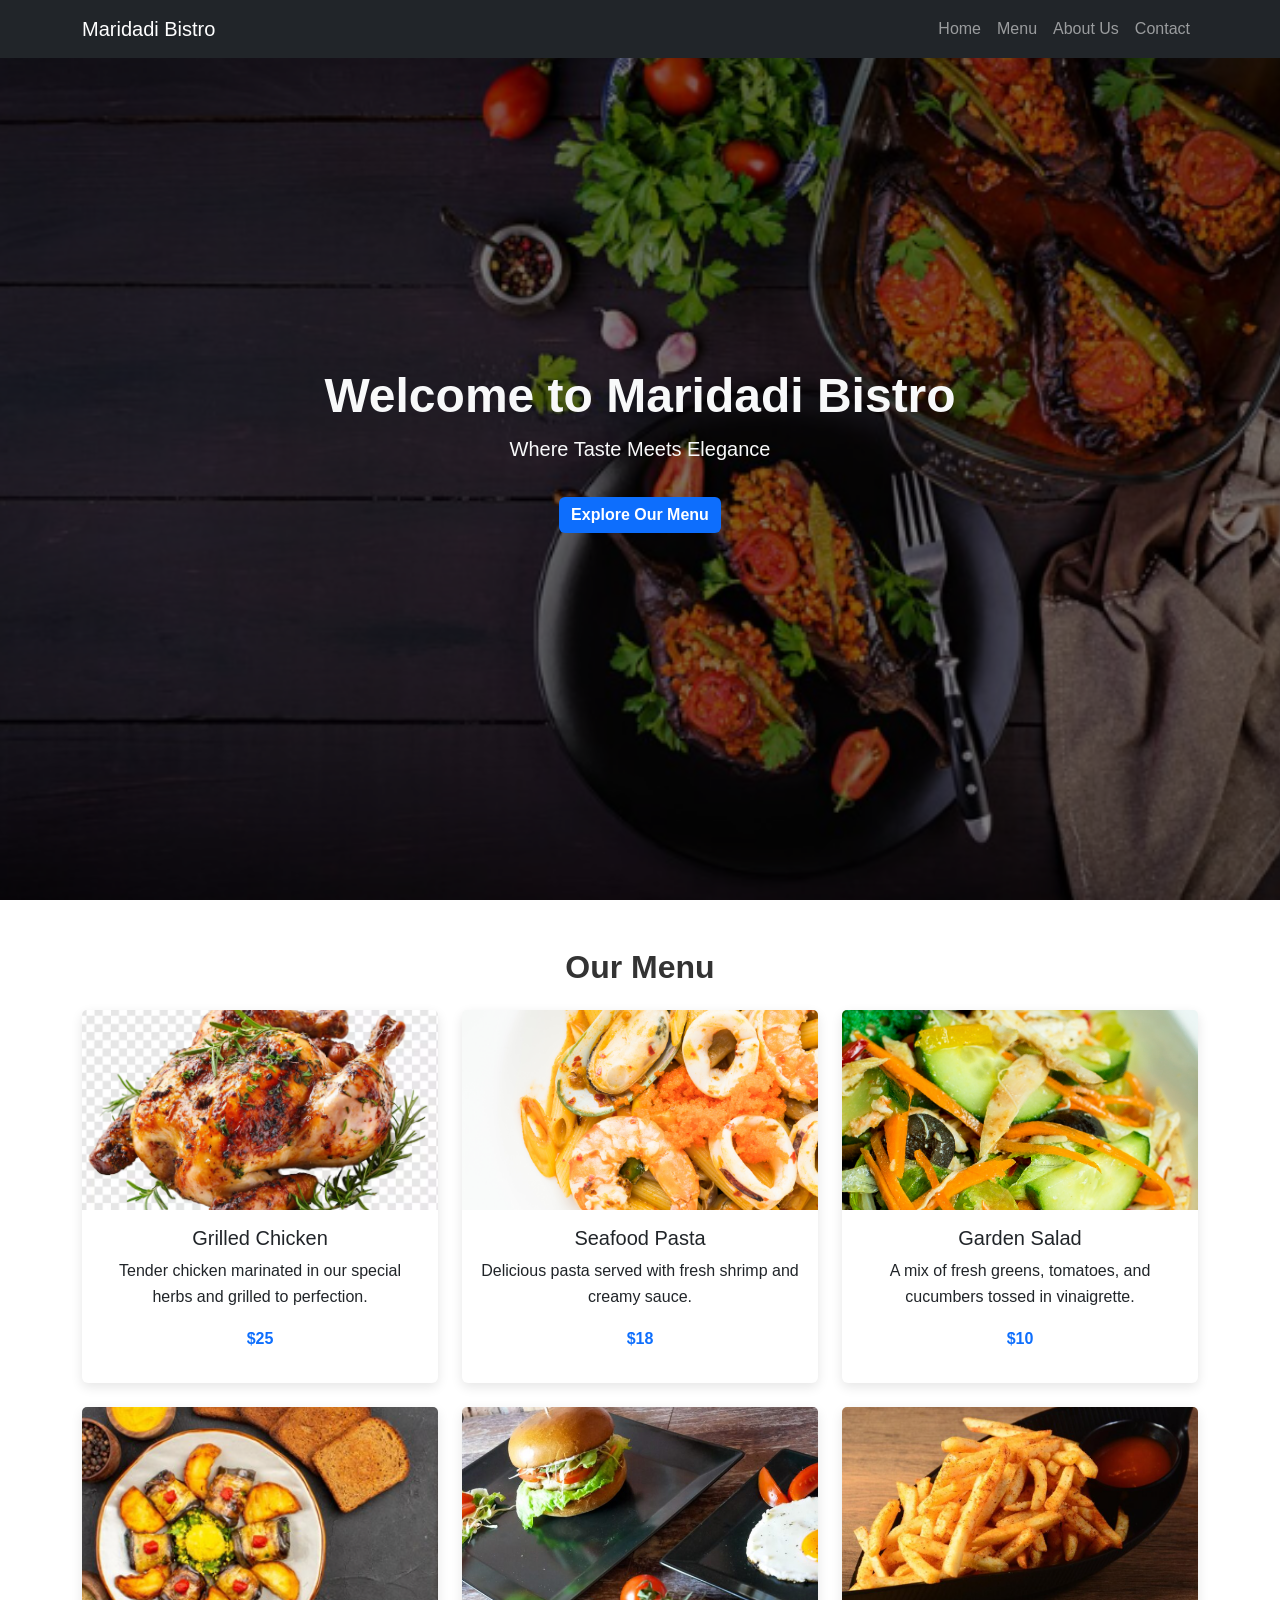
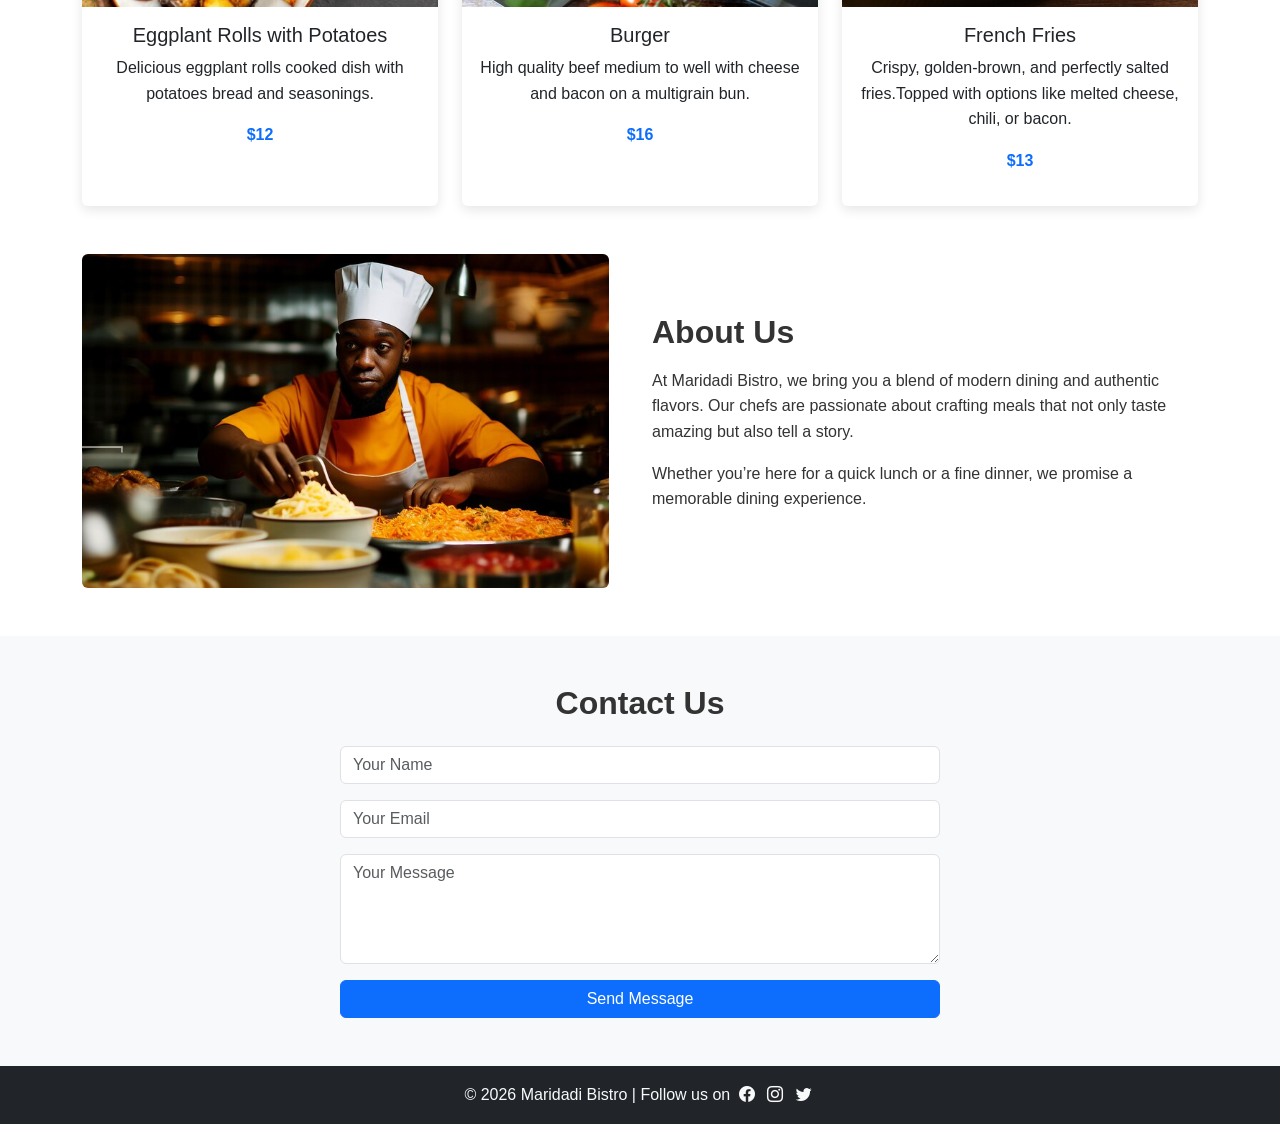
<file: fictional-restaurant/index.html>
<!DOCTYPE html>
<html lang="en">
  <head>
    <meta charset="UTF-8" />
    <meta name="viewport" content="width=device-width, initial-scale=1.0" />
    <title>Maridadi Bistro</title>

    <!-- Bootstrap CSS -->
    <link
      href="https://cdn.jsdelivr.net/npm/bootstrap@5.3.3/dist/css/bootstrap.min.css"
      rel="stylesheet"
    />

    <!-- Bootstrap Icons -->
    <link
      href="https://cdn.jsdelivr.net/npm/bootstrap-icons@1.11.1/font/bootstrap-icons.css"
      rel="stylesheet"
    />

    <!-- Custom CSS -->
    <link rel="stylesheet" href="./styles/main.css" />
  </head>
  <body>
    <!-- NAVBAR -->
    <nav class="navbar navbar-expand-lg navbar-dark bg-dark fixed-top">
      <div class="container">
        <a class="navbar-brand" href="#">Maridadi Bistro</a>
        <button
          class="navbar-toggler"
          type="button"
          data-bs-toggle="collapse"
          data-bs-target="#navbarNav"
        >
          <span class="navbar-toggler-icon"></span>
        </button>
        <div class="collapse navbar-collapse" id="navbarNav">
          <ul class="navbar-nav ms-auto">
            <li class="nav-item"><a class="nav-link" href="#home">Home</a></li>
            <li class="nav-item"><a class="nav-link" href="#menu">Menu</a></li>
            <li class="nav-item">
              <a class="nav-link" href="#about">About Us</a>
            </li>
            <li class="nav-item">
              <a class="nav-link" href="#contact">Contact</a>
            </li>
          </ul>
        </div>
      </div>
    </nav>

    <!-- HERO SECTION -->
    <section
      id="home"
      class="hero-section d-flex align-items-center justify-content-center text-center text-light"
    >
      <div class="overlay"></div>
      <div class="content">
        <h1 class="display-4 fw-bold">Welcome to Maridadi Bistro</h1>
        <p class="lead">Where Taste Meets Elegance</p>
        <a href="#menu" class="btn btn-primary mt-3">Explore Our Menu</a>
      </div>
    </section>

    <!-- MENU SECTION -->
    <section id="menu" class="container my-5 text-center">
      <h2 class="mb-4 fw-bold">Our Menu</h2>
      <div class="row g-4">
        <div class="col-md-4">
          <div class="card h-100">
            <img
              src="./images/grilled-chicken.png"
              class="card-img-top"
              alt="Dish 1"
            />
            <div class="card-body">
              <h5 class="card-title">Grilled Chicken</h5>
              <p class="card-text">
                Tender chicken marinated in our special herbs and grilled to
                perfection.
              </p>
              <p class="fw-bold text-primary">$25</p>
            </div>
          </div>
        </div>
        <div class="col-md-4">
          <div class="card h-100">
            <img
              src="./images/seafood-pasta.jpg"
              class="card-img-top"
              alt="Dish 2"
            />
            <div class="card-body">
              <h5 class="card-title">Seafood Pasta</h5>
              <p class="card-text">
                Delicious pasta served with fresh shrimp and creamy sauce.
              </p>
              <p class="fw-bold text-primary">$18</p>
            </div>
          </div>
        </div>
        <div class="col-md-4">
          <div class="card h-100">
            <img
              src="./images/green-salad.jpg"
              class="card-img-top"
              alt="Dish 3"
            />
            <div class="card-body">
              <h5 class="card-title">Garden Salad</h5>
              <p class="card-text">
                A mix of fresh greens, tomatoes, and cucumbers tossed in
                vinaigrette.
              </p>
              <p class="fw-bold text-primary">$10</p>
            </div>
          </div>
        </div>
        <div class="col-md-4">
          <div class="card h-100">
            <img
              src="./images/eggplant roll.png"
              class="card-img-top"
              alt="Dish 3"
            />
            <div class="card-body">
              <h5 class="card-title">Eggplant Rolls with Potatoes</h5>
              <p class="card-text">
                Delicious eggplant rolls cooked dish with potatoes bread and
                seasonings.
              </p>
              <p class="fw-bold text-primary">$12</p>
            </div>
          </div>
        </div>
        <div class="col-md-4">
          <div class="card h-100">
            <img src="./images/burger.png" class="card-img-top" alt="Dish 3" />
            <div class="card-body">
              <h5 class="card-title">Burger</h5>
              <p class="card-text">
                High quality beef medium to well with cheese and bacon on a
                multigrain bun.
              </p>
              <p class="fw-bold text-primary">$16</p>
            </div>
          </div>
        </div>
        <div class="col-md-4">
          <div class="card h-100">
            <img src="./images/fries.png" class="card-img-top" alt="Dish 3" />
            <div class="card-body">
              <h5 class="card-title">French Fries</h5>
              <p class="card-text">
                Crispy, golden-brown, and perfectly salted fries.Topped with
                options like melted cheese, chili, or bacon.
              </p>
              <p class="fw-bold text-primary">$13</p>
            </div>
          </div>
        </div>
      </div>
    </section>

    <!-- ABOUT US SECTION -->
    <section id="about" class="container my-5">
      <div class="row align-items-center">
        <div class="col-md-6 mb-4 mb-md-0">
          <img src="./images/restaurant.png" class="img-fluid rounded" alt="Our Chef" />
        </div>
        <div class="col-md-6">
          <h2 class="fw-bold mb-3">About Us</h2>
          <p>
            At Maridadi Bistro, we bring you a blend of modern dining and
            authentic flavors. Our chefs are passionate about crafting meals
            that not only taste amazing but also tell a story.
          </p>
          <p>
            Whether you’re here for a quick lunch or a fine dinner, we promise a
            memorable dining experience.
          </p>
        </div>
      </div>
    </section>

    <!-- CONTACT SECTION -->
    <section id="contact" class="contact-section bg-light py-5">
      <div class="container">
        <h2 class="text-center mb-4 fw-bold">Contact Us</h2>
        <form class="mx-auto" style="max-width: 600px">
          <div class="mb-3">
            <input
              type="text"
              class="form-control"
              placeholder="Your Name"
              required
            />
          </div>
          <div class="mb-3">
            <input
              type="email"
              class="form-control"
              placeholder="Your Email"
              required
            />
          </div>
          <div class="mb-3">
            <textarea
              class="form-control"
              rows="4"
              placeholder="Your Message"
              required
            ></textarea>
          </div>
          <button type="submit" class="btn btn-primary w-100">
            Send Message
          </button>
        </form>
      </div>
    </section>

    <!-- FOOTER -->
    <footer class="bg-dark text-light text-center py-3">
      <p class="mb-0">
        © 2026 Maridadi Bistro | Follow us on
        <i class="bi bi-facebook mx-1"></i>
        <i class="bi bi-instagram mx-1"></i>
        <i class="bi bi-twitter mx-1"></i>
      </p>
    </footer>

    <!-- Bootstrap JS -->
    <script src="https://cdn.jsdelivr.net/npm/bootstrap@5.3.3/dist/js/bootstrap.bundle.min.js"></script>
  </body>
</html>
</file>
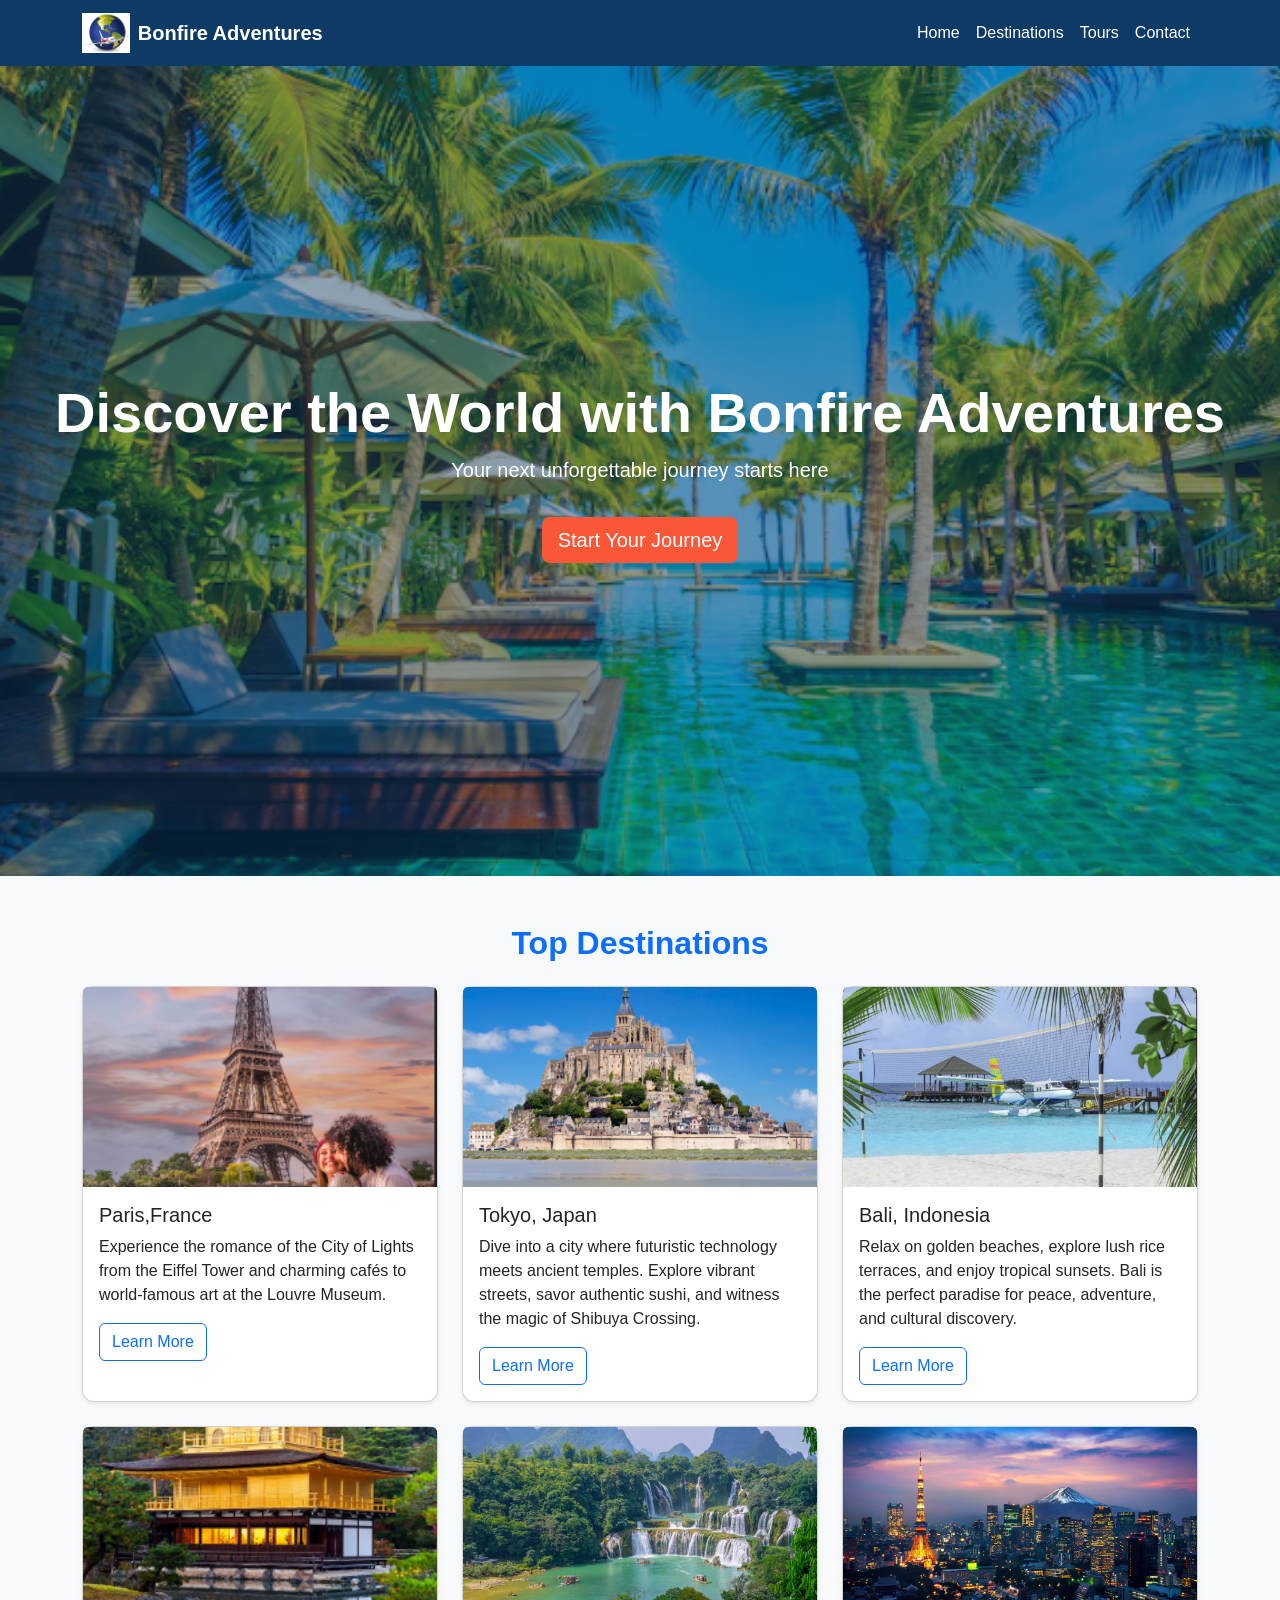
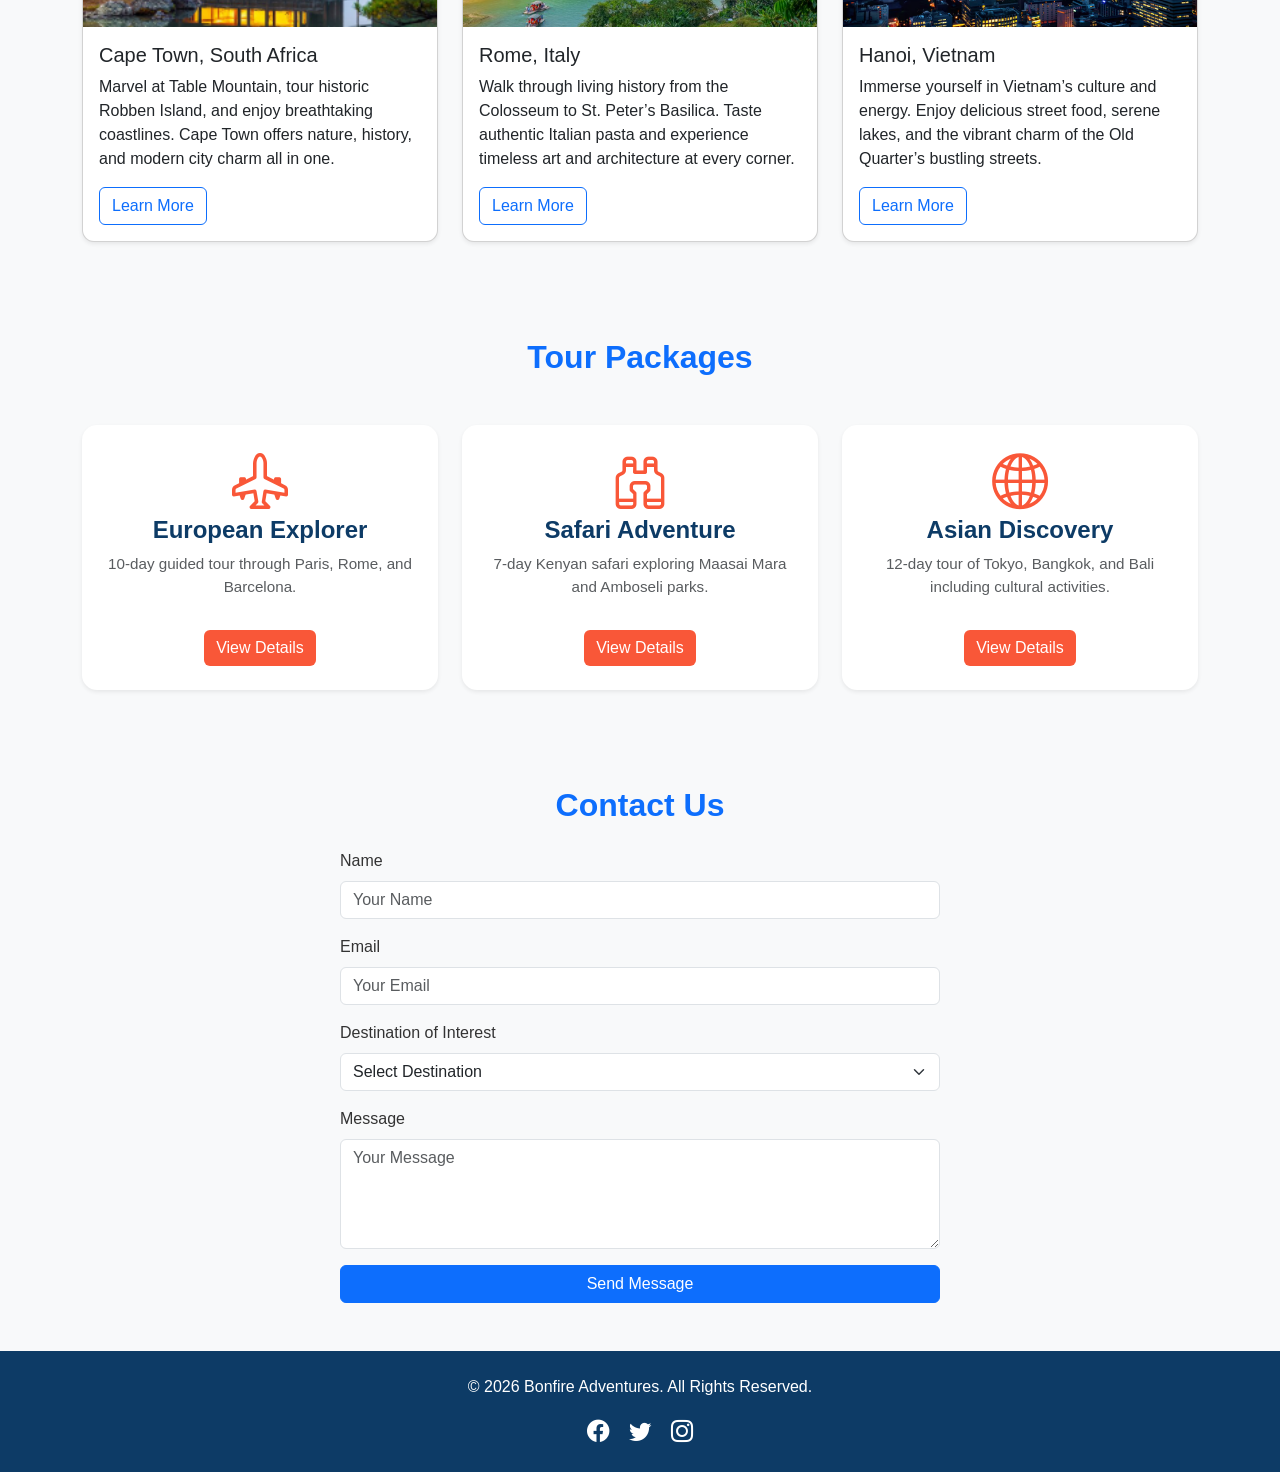
<file: travel-agency/index.html>
<!DOCTYPE html>
<html lang="en">
  <head>
    <meta charset="UTF-8" />
    <meta name="viewport" content="width=device-width, initial-scale=1.0" />
    <title>Bonfire Adventures</title>

    <!-- Bootstrap CSS -->
    <link
      href="https://cdn.jsdelivr.net/npm/bootstrap@5.3.3/dist/css/bootstrap.min.css"
      rel="stylesheet"
    />

    <!-- Bootstrap Icons -->
    <link
      href="https://cdn.jsdelivr.net/npm/bootstrap-icons@1.11.3/font/bootstrap-icons.css"
      rel="stylesheet"
    />

    <!-- Custom CSS -->
    <link rel="stylesheet" href="./styles/main.css" />
  </head>
  <body>
    <!-- Navbar -->
    <nav class="navbar navbar-expand-lg navbar-dark bg-primary shadow-sm">
      <div class="container">
        <a class="navbar-brand d-flex align-items-center fw-bold" href="#">
          <img
            src="images/logo.png"
            alt="Bonfire Adventures Logo"
            class="me-2"
            style="height: 40px; width: auto"
          />
          Bonfire Adventures
        </a>
        <button
          class="navbar-toggler"
          type="button"
          data-bs-toggle="collapse"
          data-bs-target="#navbarNav"
        >
          <span class="navbar-toggler-icon"></span>
        </button>
        <div class="collapse navbar-collapse" id="navbarNav">
          <ul class="navbar-nav ms-auto">
            <li class="nav-item">
              <a class="nav-link active" href="#">Home</a>
            </li>
            <li class="nav-item">
              <a class="nav-link" href="#destinations">Destinations</a>
            </li>
            <li class="nav-item">
              <a class="nav-link" href="#tours">Tours</a>
            </li>
            <li class="nav-item">
              <a class="nav-link" href="#contact">Contact</a>
            </li>
          </ul>
        </div>
      </div>
    </nav>

    <!-- Hero Section -->
    <header
      class="hero d-flex align-items-center justify-content-center text-center text-white"
    >
      <div class="hero-content">
        <h1 class="display-4 fw-bold">
          Discover the World with Bonfire Adventures
        </h1>
        <p class="lead">Your next unforgettable journey starts here</p>
        <a href="#destinations" class="btn btn-accent btn-lg mt-3"
          >Start Your Journey</a
        >
      </div>
    </header>

    <!-- Destinations Section -->
    <section id="destinations" class="py-5 bg-light">
      <div class="container">
        <h2 class="text-center mb-4 fw-bold text-primary">Top Destinations</h2>
        <div class="row g-4">
          <div class="col-md-4">
            <div class="card h-100 shadow-sm">
              <img
                src="images/paris.png"
                class="card-img-top"
                alt="Destination 1"
              />
              <div class="card-body">
                <h5 class="card-title">Paris,France</h5>
                <p class="card-text">
                  Experience the romance of the City of Lights from the Eiffel
                  Tower and charming cafés to world-famous art at the Louvre
                  Museum.
                </p>
                <a href="#" class="btn btn-outline-primary">Learn More</a>
              </div>
            </div>
          </div>
          <div class="col-md-4">
            <div class="card h-100 shadow-sm">
              <img
                src="images/france.png"
                class="card-img-top"
                alt="Destination 1"
              />
              <div class="card-body">
                <h5 class="card-title">Tokyo, Japan</h5>
                <p class="card-text">
                  Dive into a city where futuristic technology meets ancient
                  temples. Explore vibrant streets, savor authentic sushi, and
                  witness the magic of Shibuya Crossing.
                </p>
                <a href="#" class="btn btn-outline-primary">Learn More</a>
              </div>
            </div>
          </div>
          <div class="col-md-4">
            <div class="card h-100 shadow-sm">
              <img
                src="images/maldives.png"
                class="card-img-top"
                alt="Destination 2"
              />
              <div class="card-body">
                <h5 class="card-title">Bali, Indonesia</h5>
                <p class="card-text">
                  Relax on golden beaches, explore lush rice terraces, and enjoy
                  tropical sunsets. Bali is the perfect paradise for peace,
                  adventure, and cultural discovery.
                </p>
                <a href="#" class="btn btn-outline-primary">Learn More</a>
              </div>
            </div>
          </div>
          <div class="col-md-4">
            <div class="card h-100 shadow-sm">
              <img
                src="images/japan.png"
                class="card-img-top"
                alt="Destination 1"
              />
              <div class="card-body">
                <h5 class="card-title">Cape Town, South Africa</h5>
                <p class="card-text">
                  Marvel at Table Mountain, tour historic Robben Island, and
                  enjoy breathtaking coastlines. Cape Town offers nature,
                  history, and modern city charm all in one.
                </p>
                <a href="#" class="btn btn-outline-primary">Learn More</a>
              </div>
            </div>
          </div>
          <div class="col-md-4">
            <div class="card h-100 shadow-sm">
              <img
                src="images/vietnam.png"
                class="card-img-top"
                alt="Destination 1"
              />
              <div class="card-body">
                <h5 class="card-title">Rome, Italy</h5>
                <p class="card-text">
                  Walk through living history from the Colosseum to St. Peter’s
                  Basilica. Taste authentic Italian pasta and experience
                  timeless art and architecture at every corner.
                </p>
                <a href="#" class="btn btn-outline-primary">Learn More</a>
              </div>
            </div>
          </div>
          <div class="col-md-4">
            <div class="card h-100 shadow-sm">
              <img
                src="images/tokyo.png"
                class="card-img-top"
                alt="Destination 3"
              />
              <div class="card-body">
                <h5 class="card-title">Hanoi, Vietnam</h5>
                <p class="card-text">
                  Immerse yourself in Vietnam’s culture and energy. Enjoy
                  delicious street food, serene lakes, and the vibrant charm of
                  the Old Quarter’s bustling streets.
                </p>
                <a href="#" class="btn btn-outline-primary">Learn More</a>
              </div>
            </div>
          </div>
        </div>
      </div>
    </section>

    <!-- Tours Section -->
    <section id="tours" class="py-5 bg-light">
      <div class="container">
        <h2 class="fw-bold text-center mb-5 text-primary">Tour Packages</h2>
        <div class="row g-4">
          <!-- Tour Card 1 -->
          <div class="col-md-4">
            <div class="tour-card shadow-sm p-4 text-center h-100">
              <i class="bi bi-airplane-engines display-4 text-accent mb-3"></i>
              <h4 class="fw-bold mb-2">European Explorer</h4>
              <p class="text-muted">
                10-day guided tour through Paris, Rome, and Barcelona.
              </p>
              <a href="#" class="btn btn-accent mt-3">View Details</a>
            </div>
          </div>

          <!-- Tour Card 2 -->
          <div class="col-md-4">
            <div class="tour-card shadow-sm p-4 text-center h-100">
              <i class="bi bi-binoculars display-4 text-accent mb-3"></i>
              <h4 class="fw-bold mb-2">Safari Adventure</h4>
              <p class="text-muted">
                7-day Kenyan safari exploring Maasai Mara and Amboseli parks.
              </p>
              <a href="#" class="btn btn-accent mt-3">View Details</a>
            </div>
          </div>

          <!-- Tour Card 3 -->
          <div class="col-md-4">
            <div class="tour-card shadow-sm p-4 text-center h-100">
              <i class="bi bi-globe2 display-4 text-accent mb-3"></i>
              <h4 class="fw-bold mb-2">Asian Discovery</h4>
              <p class="text-muted">
                12-day tour of Tokyo, Bangkok, and Bali including cultural
                activities.
              </p>
              <a href="#" class="btn btn-accent mt-3">View Details</a>
            </div>
          </div>
        </div>
      </div>
    </section>

    <!-- Contact Form -->
    <section id="contact" class="py-5 bg-light">
      <div class="container">
        <h2 class="text-center mb-4 fw-bold text-primary">Contact Us</h2>
        <form class="mx-auto" style="max-width: 600px">
          <div class="mb-3">
            <label for="name" class="form-label">Name</label>
            <input
              type="text"
              class="form-control"
              id="name"
              placeholder="Your Name"
            />
          </div>
          <div class="mb-3">
            <label for="email" class="form-label">Email</label>
            <input
              type="email"
              class="form-control"
              id="email"
              placeholder="Your Email"
            />
          </div>
          <div class="mb-3">
            <label for="destination" class="form-label"
              >Destination of Interest</label
            >
            <select class="form-select" id="destination">
              <option selected>Select Destination</option>
              <option value="paris">Paris</option>
              <option value="tokyo">Tokyo</option>
              <option value="bali">Bali</option>
              <option value="capetown">CapeTown</option>
              <option value="rome">Rome</option>
              <option value="hanoi">Hanoi</option>
            </select>
          </div>
          <div class="mb-3">
            <label for="message" class="form-label">Message</label>
            <textarea
              class="form-control"
              id="message"
              rows="4"
              placeholder="Your Message"
            ></textarea>
          </div>
          <button type="submit" class="btn btn-primary w-100">
            Send Message
          </button>
        </form>
      </div>
    </section>

    <!-- Footer -->
    <footer class="text-white text-center py-4">
      <p>&copy; 2026 Bonfire Adventures. All Rights Reserved.</p>
      <div>
        <a href="#" class="text-white me-3"><i class="bi bi-facebook"></i></a>
        <a href="#" class="text-white me-3"><i class="bi bi-twitter"></i></a>
        <a href="#" class="text-white"><i class="bi bi-instagram"></i></a>
      </div>
    </footer>

    <!-- Bootstrap JS -->
    <script src="https://cdn.jsdelivr.net/npm/bootstrap@5.3.3/dist/js/bootstrap.bundle.min.js"></script>
  </body>
</html>
</file>
<file: fictional-restaurant/styles/main.css>
* {
  box-sizing: border-box;
  margin: 0;
  padding: 0;
  border: 0;
}

html {
  scroll-behavior: smooth;
}

body {
  font-family: "Poppins", sans-serif;
  line-height: 1.6;
  background-color: #fff;
  color: #333;
}

.hero-section {
  background: url("../images/hero.png") center center/cover no-repeat;
  height: 100vh;
  position: relative;
  display: flex;
  align-items: center;
  justify-content: center;
  color: #fff;
  text-align: center;
}
.hero-section .overlay {
  position: absolute;
  inset: 0;
  background: rgba(0, 0, 0, 0.5);
}
.hero-section .content {
  position: relative;
  z-index: 2;
}
.hero-section .content h1 {
  font-size: 3rem;
  font-weight: 700;
}
.hero-section .content p {
  font-size: 1.25rem;
  margin-top: 0.5rem;
}
.hero-section .content .btn {
  background-color: #0d6efd;
  border: none;
  font-weight: 600;
  transition: all 0.3s ease;
}
.hero-section .content .btn:hover {
  background-color: rgb(1.762295082, 87.2336065574, 213.237704918);
}

.card {
  border: none;
  box-shadow: 0 4px 12px rgba(0, 0, 0, 0.1);
  transition: transform 0.3s ease;
}
.card:hover {
  transform: translateY(-5px);
}
.card img {
  height: 200px;
  -o-object-fit: cover;
     object-fit: cover;
}

footer {
  background-color: #111;
  color: #ddd;
}
footer i {
  cursor: pointer;
  transition: color 0.3s;
}
footer i:hover {
  color: #0d6efd;
}

@media (max-width: 992px) {
  .hero-section {
    height: 80vh;
  }
  .hero-section .content h1 {
    font-size: 2.5rem;
  }
  .hero-section .content p {
    font-size: 1.1rem;
  }
  .card img {
    height: 180px;
  }
  #about img {
    max-width: 100%;
    height: auto;
  }
}
@media (max-width: 768px) {
  .navbar-brand {
    font-size: 1.3rem;
  }
  .hero-section {
    height: 70vh;
    background-position: center top;
  }
  .hero-section .content h1 {
    font-size: 2rem;
  }
  .hero-section .content p {
    font-size: 1rem;
  }
  .hero-section .btn {
    padding: 0.6rem 1.4rem;
    font-size: 0.9rem;
  }
  #menu .card img {
    height: 160px;
  }
  #about .row {
    flex-direction: column;
    text-align: center;
  }
  #about img {
    margin-bottom: 1.5rem;
  }
  footer p {
    font-size: 0.9rem;
  }
}
@media (max-width: 576px) {
  .hero-section {
    height: 60vh;
  }
  .hero-section .content h1 {
    font-size: 1.6rem;
  }
  .hero-section .content p {
    font-size: 0.9rem;
  }
  .hero-section .btn {
    padding: 0.5rem 1.2rem;
    font-size: 0.85rem;
  }
  h2 {
    font-size: 1.3rem;
  }
  .card img {
    height: 140px;
  }
  #contact form {
    padding: 0 1rem;
  }
  footer p {
    font-size: 0.8rem;
  }
  footer i {
    font-size: 1rem;
    margin: 0 0.3rem;
  }
}/*# sourceMappingURL=main.css.map */
</file>
<file: travel-agency/styles/main.css>
* {
  box-sizing: border-box;
  margin: 0;
  padding: 0;
  border: 0;
}

body {
  font-family: "Segoe UI", sans-serif;
  background-color: #f8fafc;
  color: #333;
}

.navbar {
  background-color: #0d3b66 !important;
}
.navbar .nav-link {
  color: white !important;
}
.navbar .nav-link:hover {
  color: #f95738 !important;
}

.hero {
  background: url("../images/hero.png") center/cover no-repeat;
  height: 90vh;
  position: relative;
}
.hero::after {
  content: "";
  position: absolute;
  inset: 0;
  background: rgba(13, 59, 102, 0.45);
}
.hero .hero-content {
  position: relative;
  z-index: 1;
}

.btn-accent {
  background-color: #f95738;
  color: white;
  border: none;
}
.btn-accent:hover {
  background-color: rgb(247.8058536585, 53.563902439, 16.3941463415);
}

.card {
  border-radius: 12px;
  box-shadow: 0 4px 10px rgba(0, 0, 0, 0.1);
}
.card .btn-outline-accent {
  border-color: #f95738;
  color: #f95738;
}
.card .btn-outline-accent:hover {
  background-color: #f95738;
  color: white;
}
.card img {
  height: 200px;
  -o-object-fit: cover;
     object-fit: cover;
}

#tours {
  background-color: #f9fafc;
}
#tours .tour-card {
  border-radius: 15px;
  background: white;
  transition: all 0.3s ease-in-out;
  position: relative;
  overflow: hidden;
}
#tours .tour-card:hover {
  transform: translateY(-8px);
  box-shadow: 0 10px 20px rgba(0, 0, 0, 0.1);
}
#tours .tour-card i {
  color: #f95738;
}
#tours .tour-card h4 {
  color: #0d3b66;
}
#tours .tour-card p {
  font-size: 0.95rem;
  line-height: 1.5;
}

footer {
  background-color: #0d3b66;
}
footer a {
  font-size: 1.4rem;
  color: white;
  transition: 0.3s;
}
footer a:hover {
  color: #f95738;
}

@media (max-width: 992px) {
  .hero {
    height: 70vh;
    text-align: center;
  }
  .hero .hero-content h1 {
    font-size: 2.2rem;
  }
  .hero .hero-content p {
    font-size: 1rem;
  }
  .card img {
    height: 180px;
  }
}
@media (max-width: 768px) {
  .navbar-brand img {
    height: 30px;
  }
  .hero {
    height: 60vh;
    background-position: center top;
  }
  .hero .hero-content h1 {
    font-size: 1.8rem;
  }
  .hero .hero-content p {
    font-size: 0.95rem;
  }
  .tour-card {
    padding: 2rem 1rem;
  }
  footer p {
    font-size: 0.9rem;
  }
  footer a {
    font-size: 1.2rem;
  }
}
@media (max-width: 576px) {
  .hero {
    height: 50vh;
  }
  .hero .hero-content h1 {
    font-size: 1.5rem;
  }
  .hero .hero-content p {
    font-size: 0.9rem;
  }
  .hero .btn-accent {
    padding: 0.6rem 1.2rem;
    font-size: 0.9rem;
  }
  h2, h4 {
    font-size: 1.2rem;
  }
  .card img {
    height: 150px;
  }
  form {
    padding: 0 1rem;
  }
  footer p {
    font-size: 0.8rem;
  }
  footer a {
    margin: 0 0.4rem;
  }
}/*# sourceMappingURL=main.css.map */
</file>
